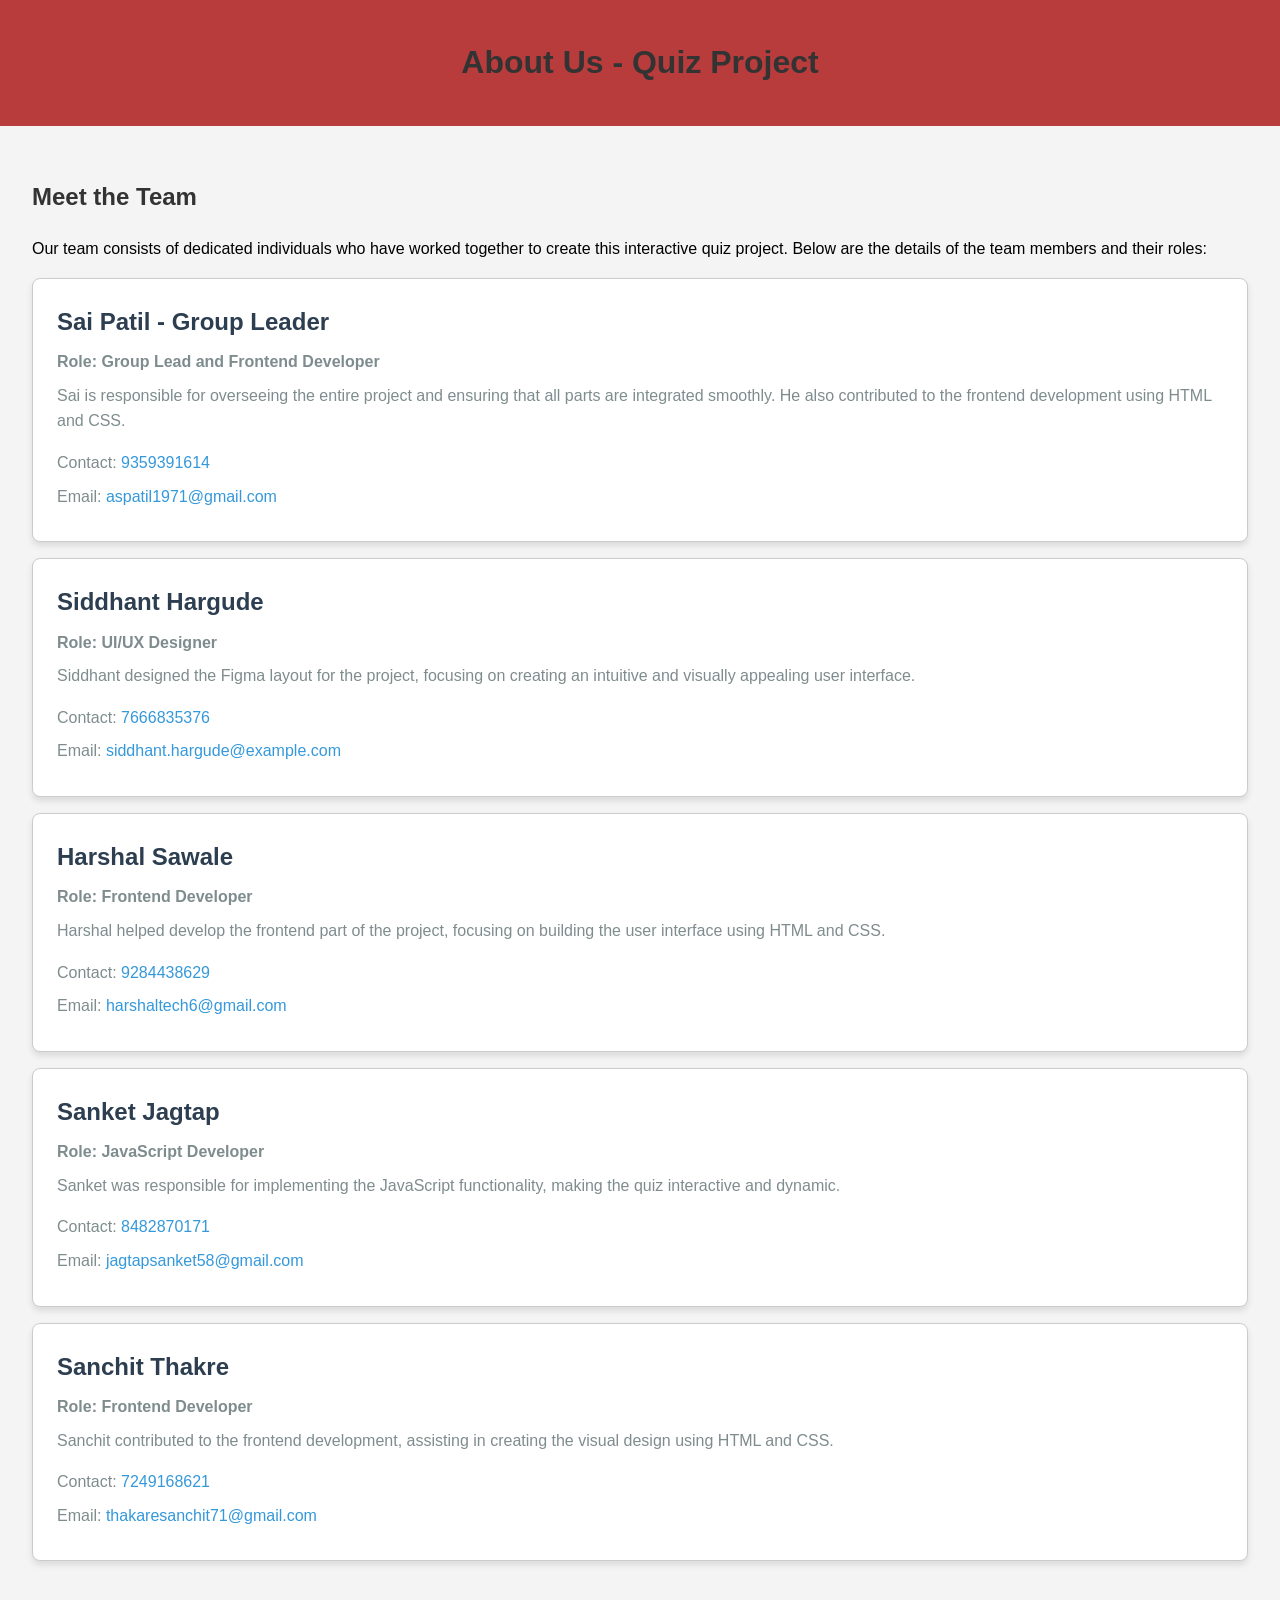
<file: Sai_Patil/about_us.html>
<!DOCTYPE html>
<html lang="en">
<head>
    <meta charset="UTF-8">
    <meta name="viewport" content="width=device-width, initial-scale=1.0">
    <title>About Us - Quiz Project</title>
    <style>
        body {
            font-family: Arial, sans-serif;
            line-height: 1.6;
            margin: 0;
            padding: 0;
            background-color: #f4f4f4;
        }
        header {
            background-color: #B93C3C;
            color: white;
            text-align: center;
            padding: 1rem;
        }
        section {
            padding: 2rem;
        }
        h1 {
            color: #333;
        }
        .team-member {
            background-color: white;
            border: 1px solid #ccc;
            border-radius: 8px;
            margin: 1rem 0;
            padding: 1.5rem;
            box-shadow: 0 4px 6px rgba(0, 0, 0, 0.1);
        }
        .team-member h2 {
            margin: 0;
            color: #2c3e50;
        }
        .team-member p {
            margin: 0.5rem 0;
            color: #7f8c8d;
        }
        .team-member .role {
            font-weight: bold;
        }
        .contact-info {
            margin-top: 1rem;
        }
        .contact-info a {
            color: #3498db;
            text-decoration: none;
        }
        footer {
            background-color: #333;
            color: white;
            text-align: center;
            padding: 1rem;
            position: absolute;
            width: 100%;
            bottom: 0;
        }
    </style>
</head>
<body>

<header>
    <h1>About Us - Quiz Project</h1>
</header>

<section>
    <h1>Meet the Team</h1>
    <p>Our team consists of dedicated individuals who have worked together to create this interactive quiz project. Below are the details of the team members and their roles:</p>

    <div class="team-member">
        <h2>Sai Patil - Group Leader</h2>
        <p class="role">Role: Group Lead and Frontend Developer</p>
        <p>Sai is responsible for overseeing the entire project and ensuring that all parts are integrated smoothly. He also contributed to the frontend development using HTML and CSS.</p>
        <div class="contact-info">
            <p>Contact: <a href="tel: 9359391614">9359391614</a></p>
            <p>Email: <a href="mailto:aspatil1971@gmail.com">aspatil1971@gmail.com</a></p>
        </div>
    </div>

    <div class="team-member">
        <h2>Siddhant Hargude</h2>
        <p class="role">Role: UI/UX Designer</p>
        <p>Siddhant designed the Figma layout for the project, focusing on creating an intuitive and visually appealing user interface.</p>
        <div class="contact-info">
            <p>Contact: <a href="tel:7666835376">7666835376</a></p>
            <p>Email: <a href="mailto:siddhant.hargude@example.com">siddhant.hargude@example.com</a></p>
        </div>
    </div>

    <div class="team-member">
        <h2>Harshal Sawale</h2>
        <p class="role">Role: Frontend Developer</p>
        <p>Harshal helped develop the frontend part of the project, focusing on building the user interface using HTML and CSS.</p>
        <div class="contact-info">
            <p>Contact: <a href="tel:9284438629">9284438629</a></p>
            <p>Email: <a href="mailto:harshaltech6@.com">harshaltech6@gmail.com</a></p>
        </div>
    </div>

    <div class="team-member">
        <h2>Sanket Jagtap</h2>
        <p class="role">Role: JavaScript Developer</p>
        <p>Sanket was responsible for implementing the JavaScript functionality, making the quiz interactive and dynamic.</p>
        <div class="contact-info">
            <p>Contact: <a href="tel: 8482870171"> 8482870171</a></p>
            <p>Email: <a href="mailto:jagtapsanket58@gmail.com">jagtapsanket58@gmail.com</a></p>
        </div>
    </div>

    <div class="team-member">
        <h2>Sanchit Thakre</h2>
        <p class="role">Role: Frontend Developer</p>
        <p>Sanchit contributed to the frontend development, assisting in creating the visual design using HTML and CSS.</p>
        <div class="contact-info">
            <p>Contact: <a href="tel:7249168621">7249168621</a></p>
            <p>Email: <a href="mailto:thakaresanchit71@gmail.com">thakaresanchit71@gmail.com</a></p>
        </div>
    </div>

    
</section>

</body>
</html>
</file>
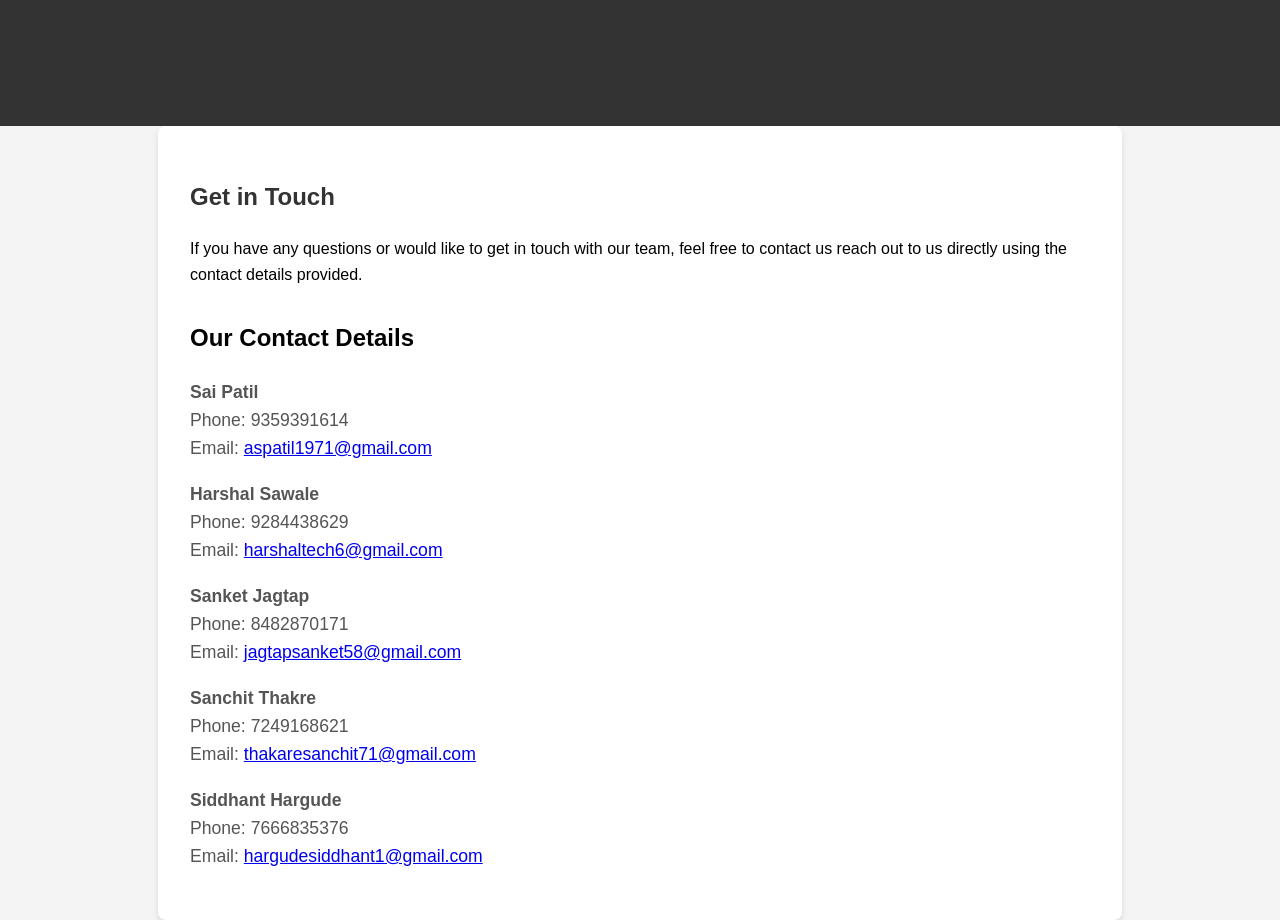
<file: Sai_Patil/contact.html>
<!DOCTYPE html>
<html lang="en">
<head>
    <meta charset="UTF-8">
    <meta name="viewport" content="width=device-width, initial-scale=1.0">
    <title>Contact Us - Quiz Project</title>
    <style>
        body {
            font-family: Arial, sans-serif;
            line-height: 1.6;
            margin: 0;
            padding: 0;
            background-color: #f4f4f4;
        }
        header {
            background-color: #333;
            color: white;
            text-align: center;
            padding: 1rem;
        }
        section {
            padding: 2rem;
            max-width: 900px;
            margin: 0 auto;
            background-color: white;
            border-radius: 8px;
            box-shadow: 0 4px 6px rgba(0, 0, 0, 0.1);
        }
        h1 {
            color: #333;
        }
        form {
            display: flex;
            flex-direction: column;
        }
        label {
            font-weight: bold;
            margin-top: 1rem;
        }
        input, textarea {
            padding: 0.8rem;
            margin: 0.5rem 0;
            border: 1px solid #ccc;
            border-radius: 5px;
        }
        input[type="submit"] {
            background-color: #333;
            color: white;
            border: none;
            cursor: pointer;
        }
        input[type="submit"]:hover {
            background-color: #555;
        }
        .contact-info {
            margin-top: 2rem;
        }
        .contact-info p {
            font-size: 1.1rem;
            color: #555;
        }
        footer {
            background-color: #333;
            color: white;
            text-align: center;
            padding: 1rem;
            position: absolute;
            width: 100%;
            bottom: 0;
        }
    </style>
</head>
<body>

<header>
    <h1>Contact Us - Quiz Project</h1>
</header>

<section>
    <h1>Get in Touch</h1>
    <p>If you have any questions or would like to get in touch with our team, feel free to contact us reach out to us directly using the contact details provided.</p>


    <div class="contact-info">
        <h2>Our Contact Details</h2>
        <p><strong>Sai Patil</strong><br>Phone: 9359391614<br>Email: <a href="mailto:aspatil1971@gmail.com">aspatil1971@gmail.com</a></p>
        <p><strong>Harshal Sawale</strong><br>Phone: 9284438629<br>Email: <a href="mailto:harshaltech6@gmail.com">harshaltech6@gmail.com</a></p>
        <p><strong>Sanket Jagtap</strong><br>Phone: 8482870171<br>Email: <a href="mailto:jagtapsanket58@gmail.com">jagtapsanket58@gmail.com</a></p>
        <p><strong>Sanchit Thakre</strong><br>Phone: 7249168621<br>Email: <a href="mailto:thakaresanchit71@gmail.com">thakaresanchit71@gmail.com</a></p>
        <p><strong>Siddhant Hargude</strong><br>Phone: 7666835376<br>Email: <a href="mailto:hargudesiddhant1@gmail.com">hargudesiddhant1@gmail.com</a></p>
    </div>
</section>



</body>
</html>
</file>
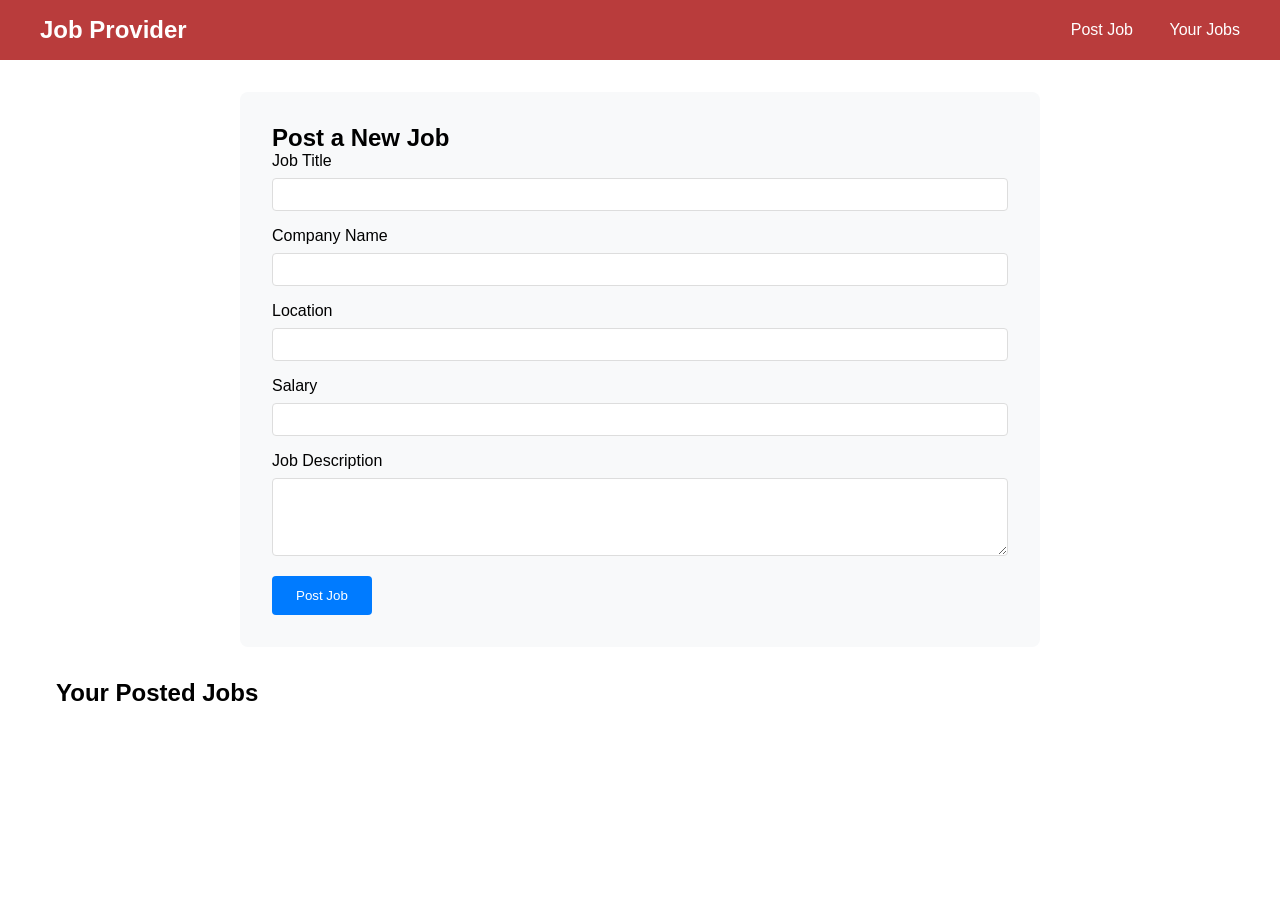
<file: Sai_Patil/jobprov.html>
<!DOCTYPE html>
<html lang="en">
<head>
    <meta charset="UTF-8">
    <meta name="viewport" content="width=device-width, initial-scale=1.0">
    <title>Job Provider Dashboard</title>
    <style>
        * {
            margin: 0;
            padding: 0;
            box-sizing: border-box;
            font-family: Arial, sans-serif;
        }

        .navbar {
            background-color: #B93C3C;
            padding: 1rem;
            color: white;
        }

        .navbar .container {
            display: flex;
            justify-content: space-between;
            align-items: center;
            max-width: 1200px;
            margin: 0 auto;
        }

        .nav-links a {
            color: white;
            text-decoration: none;
            margin-left: 2rem;
        }

        .job-post-form {
            max-width: 800px;
            margin: 2rem auto;
            padding: 2rem;
            background-color: #f8f9fa;
            border-radius: 8px;
        }

        .form-group {
            margin-bottom: 1rem;
        }

        input, textarea {
            width: 100%;
            padding: 0.5rem;
            margin-top: 0.5rem;
            border: 1px solid #ddd;
            border-radius: 4px;
        }

        .submit-btn {
            background-color: #007bff;
            color: white;
            padding: 0.75rem 1.5rem;
            border: none;
            border-radius: 4px;
            cursor: pointer;
        }

        .job-listings {
            max-width: 1200px;
            margin: 2rem auto;
            padding: 0 1rem;
        }

        .job-card {
            background-color: white;
            border: 1px solid #ddd;
            border-radius: 8px;
            padding: 1.5rem;
            margin-bottom: 1rem;
            box-shadow: 0 2px 4px rgba(0,0,0,0.1);
        }

        .job-title {
            color: #007bff;
            margin-bottom: 0.5rem;
        }
    </style>
</head>
<body>
    <nav class="navbar">
        <div class="container">
            <h1>Job Provider</h1>
            <div class="nav-links">
                <a href="#post-job">Post Job</a>
                <a href="#list-jobs">Your Jobs</a>
            </div>
        </div>
    </nav>

    <div class="job-post-form">
        <h2>Post a New Job</h2>
        <form id="jobForm">
            <div class="form-group">
                <label>Job Title</label>
                <input type="text" id="jobTitle" required>
            </div>
            <div class="form-group">
                <label>Company Name</label>
                <input type="text" id="companyName" required>
            </div>
            <div class="form-group">
                <label>Location</label>
                <input type="text" id="location" required>
            </div>
            <div class="form-group">
                <label>Salary</label>
                <input type="text" id="salary" required>
            </div>
            <div class="form-group">
                <label>Job Description</label>
                <textarea id="description" rows="4" required></textarea>
            </div>
            <button type="submit" class="submit-btn">Post Job</button>
        </form>
    </div>

    <div class="job-listings">
        <h2>Your Posted Jobs</h2>
        <div id="jobList"></div>
    </div>

    <script>
        let jobs = [];

        document.getElementById('jobForm').addEventListener('submit', function(e) {
            e.preventDefault();
            
            const newJob = {
                title: document.getElementById('jobTitle').value,
                company: document.getElementById('companyName').value,
                location: document.getElementById('location').value,
                salary: document.getElementById('salary').value,
                description: document.getElementById('description').value
            };
            
            jobs.push(newJob);
            displayJobs();
            this.reset();
        });

        function displayJobs() {
            const jobList = document.getElementById('jobList');
            jobList.innerHTML = '';
            jobs.forEach((job, index) => {
                const jobCard = document.createElement('div');
                jobCard.className = 'job-card';
                jobCard.innerHTML = `
                    <h3 class="job-title">${job.title}</h3>
                    <p>${job.company} - ${job.location}</p>
                    <p>Salary: ${job.salary}</p>
                    <p>${job.description}</p>
                    <button onclick="deleteJob(${index})">Delete</button>
                `;
                jobList.appendChild(jobCard);
            });
        }

        function deleteJob(index) {
            jobs.splice(index, 1);
            displayJobs();
        }
    </script>
</body>
</html>
</file>
